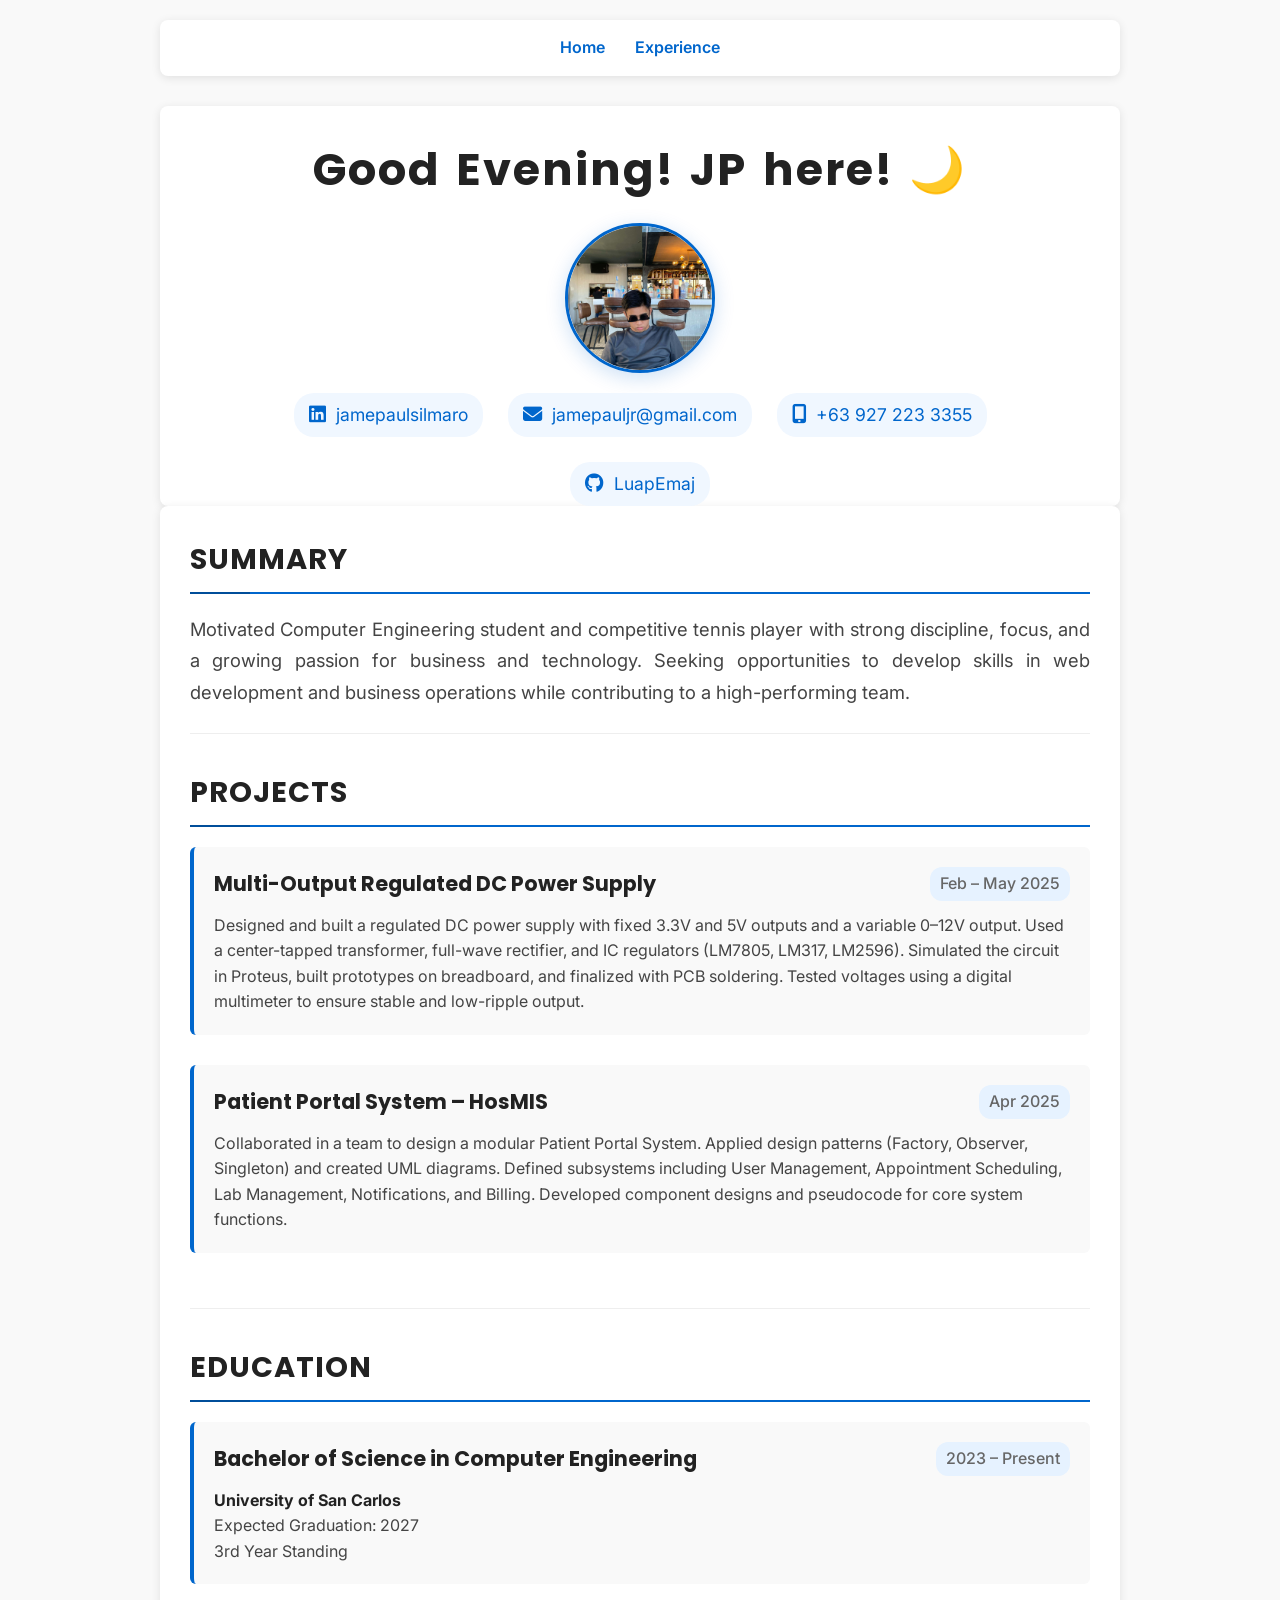
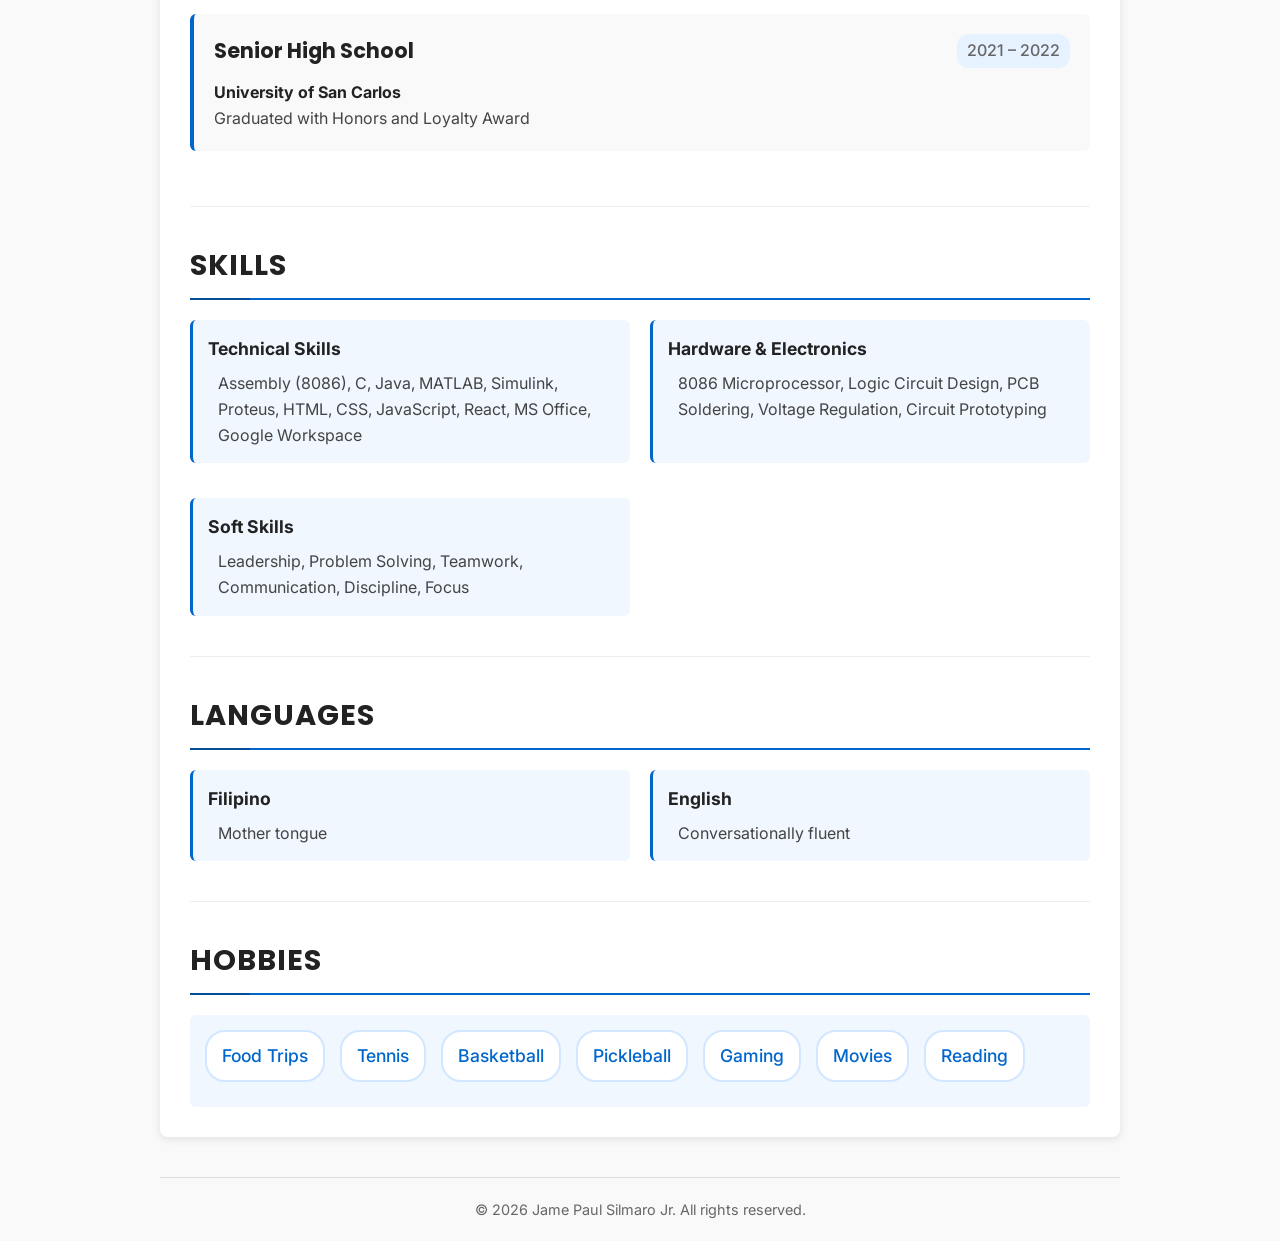
<file: index.html>
<!DOCTYPE html>
<html lang="en">
<head>
    <meta charset="UTF-8">
    <title>Jame Paul Silmaro Jr. - Resume</title>
    <meta name="viewport" content="width=device-width, initial-scale=1.0">
    <link rel="stylesheet" href="https://cdnjs.cloudflare.com/ajax/libs/font-awesome/6.4.0/css/all.min.css">

    <!-- Google Fonts -->
    <link rel="preconnect" href="https://fonts.googleapis.com">
    <link rel="preconnect" href="https://fonts.gstatic.com" crossorigin>
    <link href="https://fonts.googleapis.com/css2?family=Inter:wght@400;500;600;700&family=Poppins:wght@600;700&display=swap" rel="stylesheet">

    <!-- Main CSS -->
    <link rel="stylesheet" href="style.css">
</head>

<body>

    <!-- Navigation -->
    <nav class="nav">
        <div class="nav-container">
            <a href="index.html">Home</a>
            <a href="experience.html">Experience</a>
        </div>
    </nav>

    <!-- Header -->
    <header class="section header">
        <div class="header-content">
            <h1 id="main-title"></h1>
            <img src="jp.jpg" alt="JP's profile photo" class="profile-photo">

            <div class="contact-info">
                <div class="contact-item">
                    <i class="fab fa-linkedin"></i>
                    <a href="https://www.linkedin.com/in/jame-paul-silmaro-73483a255/" target="_blank">jamepaulsilmaro</a>
                </div>

                <div class="contact-item">
                    <i class="fas fa-envelope"></i>
                    <a href="mailto:jamepauljr@gmail.com">jamepauljr@gmail.com</a>
                </div>

                <div class="contact-item">
                    <i class="fas fa-mobile-alt"></i>
                    <a href="tel:+639272233355">+63 927 223 3355</a>
                </div>

                <div class="contact-item">
                    <i class="fab fa-github"></i>
                    <a href="https://www.github.com/LuapEmaj" target="_blank">LuapEmaj</a>
                </div>
            </div>
        </div>
    </header>

    <!-- Main Content -->
    <main class="main-content">

        <!-- Summary -->
        <section class="section">
            <h2 class="section-title">Summary</h2>
            <p class="summary">
                Motivated Computer Engineering student and competitive tennis player with strong discipline, focus, and a growing passion for business and technology.
                Seeking opportunities to develop skills in web development and business operations while contributing to a high-performing team.
            </p>
        </section>

        <!-- Projects -->
        <section class="section">
            <h2 class="section-title">Projects</h2>

            <div class="item">
                <div class="item-header">
                    <h3 class="item-title">Multi-Output Regulated DC Power Supply</h3>
                    <span class="item-date">Feb – May 2025</span>
                </div>
                <div class="item-content">
                    <p>
                        Designed and built a regulated DC power supply with fixed 3.3V and 5V outputs and a variable 0–12V output.
                        Used a center-tapped transformer, full-wave rectifier, and IC regulators (LM7805, LM317, LM2596).
                        Simulated the circuit in Proteus, built prototypes on breadboard, and finalized with PCB soldering.
                        Tested voltages using a digital multimeter to ensure stable and low-ripple output.
                    </p>
                </div>
            </div>

            <div class="item">
                <div class="item-header">
                    <h3 class="item-title">Patient Portal System – HosMIS</h3>
                    <span class="item-date">Apr 2025</span>
                </div>
                <div class="item-content">
                    <p>
                        Collaborated in a team to design a modular Patient Portal System.
                        Applied design patterns (Factory, Observer, Singleton) and created UML diagrams.
                        Defined subsystems including User Management, Appointment Scheduling, Lab Management, Notifications, and Billing.
                        Developed component designs and pseudocode for core system functions.
                    </p>
                </div>
            </div>
        </section>

        <!-- Education -->
        <section class="section">
            <h2 class="section-title">Education</h2>

            <div class="item">
                <div class="item-header">
                    <h3 class="item-title">Bachelor of Science in Computer Engineering</h3>
                    <span class="item-date">2023 – Present</span>
                </div>
                <div class="item-content">
                    <p>
                        <strong>University of San Carlos</strong><br>
                        Expected Graduation: 2027<br>
                        3rd Year Standing
                    </p>
                </div>
            </div>

            <div class="item">
                <div class="item-header">
                    <h3 class="item-title">Senior High School</h3>
                    <span class="item-date">2021 – 2022</span>
                </div>
                <div class="item-content">
                    <p>
                        <strong>University of San Carlos</strong><br>
                        Graduated with Honors and Loyalty Award
                    </p>
                </div>
            </div>
        </section>

        <!-- Skills -->
        <section class="section">
            <h2 class="section-title">Skills</h2>

            <div class="skills-container">

                <div class="skill-category">
                    <div class="category-title">Technical Skills</div>
                    <div class="category-content">
                        Assembly (8086), C, Java, MATLAB, Simulink, Proteus,
                        HTML, CSS, JavaScript, React,
                        MS Office, Google Workspace
                    </div>
                </div>

                <div class="skill-category">
                    <div class="category-title">Hardware & Electronics</div>
                    <div class="category-content">
                        8086 Microprocessor, Logic Circuit Design,
                        PCB Soldering, Voltage Regulation,
                        Circuit Prototyping
                    </div>
                </div>

                <div class="skill-category">
                    <div class="category-title">Soft Skills</div>
                    <div class="category-content">
                        Leadership, Problem Solving,
                        Teamwork, Communication,
                        Discipline, Focus
                    </div>
                </div>

            </div>
        </section>

        <!-- Languages -->
        <section class="section">
            <h2 class="section-title">Languages</h2>

            <div class="languages-container">

                <div class="language-item">
                    <div class="category-title">Filipino</div>
                    <div class="category-content">Mother tongue</div>
                </div>

                <div class="language-item">
                    <div class="category-title">English</div>
                    <div class="category-content">Conversationally fluent</div>
                </div>

            </div>
        </section>

        <!-- Hobbies -->
        <section class="section">
            <h2 class="section-title">Hobbies</h2>
            <div class="hobbies">
                <a href="https://youtu.be/82qTVUGEjrs?si=j7qeIv2z3lpFGjl_" target="_blank" class="hobby-item" data-hobby="food-trips">Food Trips</a>
                <a href="https://www.atptour.com" target="_blank" class="hobby-item" data-hobby="tennis">Tennis</a>
                <a href="https://www.nba.com" target="_blank" class="hobby-item" data-hobby="basketball">Basketball</a>
                <a href="https://www.ppatour.com" target="_blank" class="hobby-item" data-hobby="pickleball">Pickleball</a>
                <a href="https://store.steampowered.com/" target="_blank" class="hobby-item" data-hobby="gaming">Gaming</a>
                <a href="https://www.imdb.com" target="_blank" class="hobby-item" data-hobby="movies">Movies</a>
                <a href="https://www.goodreads.com" target="_blank" class="hobby-item" data-hobby="reading">Reading</a>
            </div>
        </section>

    </main>


    <footer class="footer">
        <div class="footer-content">
            <p>&copy; 2026 Jame Paul Silmaro Jr. All rights reserved.</p>
        </div>
    </footer>
<script src="app.js"></script>
</body>
</html>
</file>
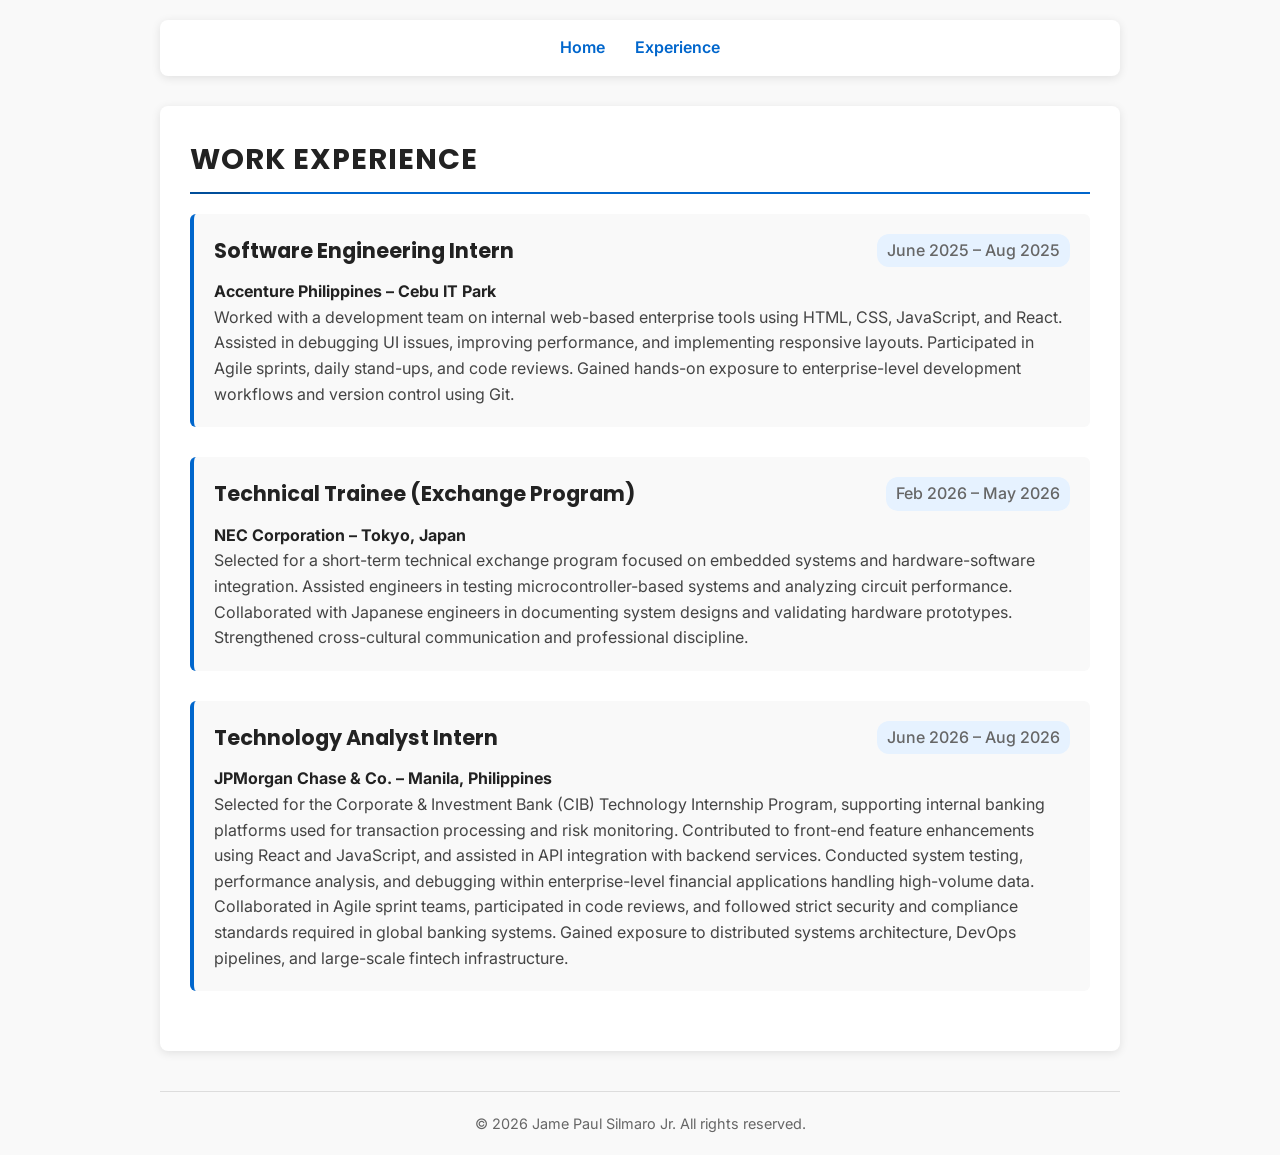
<file: experience.html>
<!DOCTYPE html>
<html lang="en">
<head>
    <meta charset="UTF-8">
    <title>Work Experience - Jame Paul Silmaro Jr.</title>
    <meta name="viewport" content="width=device-width, initial-scale=1.0"> 

    <!-- Google Fonts -->
    <link rel="preconnect" href="https://fonts.googleapis.com">
    <link rel="preconnect" href="https://fonts.gstatic.com" crossorigin>
    <link href="https://fonts.googleapis.com/css2?family=Inter:wght@400;500;600;700&family=Poppins:wght@600;700&display=swap" rel="stylesheet">

    <!-- Main CSS -->
    <link rel="stylesheet" href="style.css">
</head>

<body>

    <!-- Navigation -->
    <nav class="nav">
        <div class="nav-container">
            <a href="index.html">Home</a>
            <a href="experience.html" class="active">Experience</a>
        </div>
    </nav>

    <!-- Main Content -->
    <main class="main-content">

        <section class="section ">
            <h2 class="section-title">Work Experience</h2>

            <!-- Job 1 -->
            <div class="item">
                <div class="item-header">
                    <h3 class="item-title">Software Engineering Intern</h3>
                    <span class="item-date">June 2025 – Aug 2025</span>
                </div>
                <div class="item-content">
                    <p><strong>Accenture Philippines – Cebu IT Park</strong></p>
                    <p>
                        Worked with a development team on internal web-based enterprise tools using
                        HTML, CSS, JavaScript, and React. Assisted in debugging UI issues,
                        improving performance, and implementing responsive layouts.
                        Participated in Agile sprints, daily stand-ups, and code reviews.
                        Gained hands-on exposure to enterprise-level development workflows
                        and version control using Git.
                    </p>
                </div>
            </div>

            <!-- Job 2 -->
            <div class="item">
                <div class="item-header">
                    <h3 class="item-title">Technical Trainee (Exchange Program)</h3>
                    <span class="item-date">Feb 2026 – May 2026</span>
                </div>
                <div class="item-content">
                    <p><strong>NEC Corporation – Tokyo, Japan</strong></p>
                    <p>
                        Selected for a short-term technical exchange program focused on
                        embedded systems and hardware-software integration.
                        Assisted engineers in testing microcontroller-based systems
                        and analyzing circuit performance.
                        Collaborated with Japanese engineers in documenting system designs
                        and validating hardware prototypes.
                        Strengthened cross-cultural communication and professional discipline.
                    </p>
                </div>
            </div>

            <!-- Job 3 -->
                <div class="item">
                    <div class="item-header">
                        <h3 class="item-title">Technology Analyst Intern</h3>
                        <span class="item-date">June 2026 – Aug 2026</span>
                    </div>
                    <div class="item-content">
                        <p><strong>JPMorgan Chase & Co. – Manila, Philippines</strong></p>
                        <p>
                            Selected for the Corporate & Investment Bank (CIB) Technology Internship Program,
                            supporting internal banking platforms used for transaction processing and risk monitoring.
                            Contributed to front-end feature enhancements using React and JavaScript,
                            and assisted in API integration with backend services.
                            Conducted system testing, performance analysis, and debugging within
                            enterprise-level financial applications handling high-volume data.
                            Collaborated in Agile sprint teams, participated in code reviews,
                            and followed strict security and compliance standards required in global banking systems.
                            Gained exposure to distributed systems architecture, DevOps pipelines,
                            and large-scale fintech infrastructure.
                        </p>
                    </div>
                </div>
        </section>

    </main>

    <!-- Footer -->
    <footer class="footer">
        <div class="footer-content">
            <p>&copy; 2026 Jame Paul Silmaro Jr. All rights reserved.</p>
        </div>
    </footer>
<script src="app.js"></script>
</body>
</html>
</file>
<file: style.css>
/* Reset and Base Styles */
* {
    margin: 0;
    padding: 0;
    box-sizing: border-box;
}

body {
    font-family: 'Inter', sans-serif;
    line-height: 1.6;
    color: #333;
    background-color: #f9f9f9;
    max-width: 1000px;
    margin: 0 auto;
    padding: 20px;
}

/* Scroll Progress Bar */
.scroll-progress-bar {
    position: fixed;
    top: 0;
    left: 0;
    height: 3px;
    background: linear-gradient(90deg, #0066cc, #00d4ff);
    width: 0%;
    transition: width 0.1s ease;
    z-index: 9999;
    box-shadow: 0 0 8px rgba(0, 102, 204, 0.6);
}

a {
    color: #0066cc;
    text-decoration: none;
    transition: color 0.3s ease;
}

a:hover {
    color: #004d99;
    text-decoration: underline;
}

/* Header Section */
.header {
    background-color: #fff;
    padding: 30px;
    border-radius: 8px;
    box-shadow: 0 2px 10px rgba(0, 0, 0, 0.1);
    margin-bottom: 30px;
    text-align: center;
    border-bottom: 3px solid #0066cc;
}

.header-content {
    max-width: 800px;
    margin: 0 auto;
}

.header h1 {
    font-family: 'Poppins', sans-serif;
    font-size: 2.8rem;
    margin-bottom: 20px;
    color: #222;
    letter-spacing: -0.5px;
    font-weight: 700;
}

.profile-photo {
    width: 150px;
    height: 150px;
    border-radius: 50%;
    object-fit: cover;
    display: block;
    margin: 0 auto 20px;
    box-shadow: 0 5px 20px rgba(0, 102, 204, 0.2);
    border: 3px solid #0066cc;
    transition: transform 0.3s ease, box-shadow 0.3s ease;
}

.profile-photo:hover {
    transform: scale(1.05);
    box-shadow: 0 8px 25px rgba(0, 102, 204, 0.3);
}

.contact-info {
    display: flex;
    justify-content: center;
    flex-wrap: wrap;
    gap: 25px;
    font-size: 1.1rem;
    margin-top: 15px;
}

.contact-item {
    display: flex;
    align-items: center;
    gap: 10px;
    padding: 8px 15px;
    background-color: #f0f7ff;
    border-radius: 20px;
    transition: transform 0.3s ease, background-color 0.3s ease;
}

.contact-item:hover {
    transform: translateY(-2px);
    background-color: #e1f0ff;
}

.contact-item i {
    color: #0066cc;
    font-size: 1.2rem;
}

/* Main Content */
.main-content {
    background-color: #fff;
    padding: 30px;
    border-radius: 8px;
    box-shadow: 0 2px 10px rgba(0, 0, 0, 0.1);
}

/* Section Styling */
.section {
    margin-bottom: 35px;
    padding-bottom: 25px;
    border-bottom: 1px solid #eee;
}

.section:last-of-type {
    border-bottom: none;
    margin-bottom: 0;
    padding-bottom: 0;
}

.section-title {
    font-family: 'Poppins', sans-serif;
    font-size: 1.8rem;
    margin-bottom: 20px;
    color: #222;
    text-transform: uppercase;
    letter-spacing: 1px;
    padding-bottom: 10px;
    border-bottom: 2px solid #0066cc;
    position: relative;
}

.section-title::after {
    content: '';
    position: absolute;
    bottom: -2px;
    left: 0;
    width: 60px;
    height: 2px;
    background-color: #004d99;
}

/* Summary Section */
.summary {
    font-size: 1.15rem;
    line-height: 1.7;
    text-align: justify;
    color: #444;
}

/* Item Styling for Projects and Education */
.item {
    margin-bottom: 30px;
    padding: 20px;
    background-color: #f9f9f9;
    border-radius: 6px;
    border-left: 4px solid #0066cc;
    transition: transform 0.3s ease, box-shadow 0.3s ease;
}

.item:hover {
    transform: translateX(5px);
    box-shadow: 0 4px 12px rgba(0, 0, 0, 0.1);
}

.item-header {
    display: flex;
    justify-content: space-between;
    align-items: flex-start;
    margin-bottom: 12px;
    flex-wrap: wrap;
}

.item-title {
    font-family: 'Poppins', sans-serif;
    font-size: 1.3rem;
    font-weight: 700;
    color: #222;
    margin-right: 15px;
}

.item-date {
    font-size: 1rem;
    color: #666;
    white-space: nowrap;
    background-color: #e6f2ff;
    padding: 4px 10px;
    border-radius: 12px;
    font-weight: 500;
}

.item-content {
    line-height: 1.6;
    color: #444;
}

.item-content strong {
    color: #222;
}

/* Skills & Languages */
.skills-container, .languages-container {
    display: grid;
    grid-template-columns: repeat(auto-fill, minmax(300px, 1fr));
    gap: 20px;
}

.skill-category, .language-item {
    margin-bottom: 15px;
    padding: 15px;
    background-color: #f0f7ff;
    border-radius: 6px;
    border-left: 3px solid #0066cc;
}

.category-title {
    font-weight: 700;
    margin-bottom: 8px;
    color: #222;
    font-size: 1.1rem;
}

.category-content {
    padding-left: 10px;
    color: #444;
    line-height: 1.6;
}

/* Hobbies */
.hobbies {
    font-size: 1.1rem;
    line-height: 1.8;
    padding: 15px;
    background-color: #f0f7ff;
    border-radius: 6px;
    color: #444;
}

.hobby-item {
    display: inline-block;
    padding: 8px 15px;
    background-color: #fff;
    border-radius: 20px;
    margin-right: 10px;
    margin-bottom: 10px;
    border: 2px solid #d1e7ff;
    color: #0066cc;
    font-weight: 500;
    transition: all 0.3s ease;
    cursor: pointer;
}

.hobby-item:hover {
    background-color: #0066cc;
    color: #fff;
    border-color: #0066cc;
    transform: translateY(-3px);
    box-shadow: 0 5px 15px rgba(0, 102, 204, 0.3);
    text-decoration: none;
}

/* Footer */
.footer {
    text-align: center;
    margin-top: 40px;
    padding-top: 20px;
    border-top: 1px solid #ddd;
    color: #666;
    font-size: 0.9rem;
}

.footer-content {
    max-width: 800px;
    margin: 0 auto;
}
/* Navigation */
.nav {
    background-color: #fff;
    padding: 15px 30px;
    margin-bottom: 30px;
    border-radius: 8px;
    box-shadow: 0 2px 10px rgba(0, 0, 0, 0.1);
    text-align: center;
}

.nav-container {
    display: flex;
    justify-content: center;
    gap: 30px;
    flex-wrap: wrap;
}

.nav a {
    font-weight: 600;
    font-size: 1rem;
    color: #0066cc;
    transition: 0.3s ease;
}

.nav a:hover {
    color: #004d99;
}
#main-title {
    letter-spacing: 2px; /* Adds 2px of breathing room between every letter */
    word-spacing: 0.2rem;   /* Adds extra space specifically between words */
    line-height: 1.5;    /* Prevents letters from touching the line above/below */
    min-height: 3.2rem;
    display: inline-block;
}

/* Blinking cursor animation */
@keyframes blink {
    0%, 49% {
        opacity: 1;
    }
    50%, 100% {
        opacity: 0;
    }
}

.typing-cursor {
    display: inline-block;
    width: 2px;
    height: 1em;
    background-color: #0066cc;
    margin-left: 2px;
    animation: blink 0.7s infinite;
    vertical-align: middle;
}

/* Responsive Design */
@media (max-width: 768px) {
    body {
        padding: 15px;
    }
    
    .header {
        padding: 20px;
    }
    
    .header h1 {
        font-size: 2.2rem;
    }
    
    .contact-info {
        flex-direction: column;
        align-items: center;
        gap: 12px;
    }
    
    .contact-item {
        width: 100%;
        justify-content: center;
    }
    
    .main-content {
        padding: 20px;
    }
    
    .item-header {
        flex-direction: column;
        align-items: flex-start;
    }
    
    .item-date {
        margin-top: 8px;
    }
    
    .skills-container, .languages-container {
        grid-template-columns: 1fr;
    }
    
    .section-title {
        font-size: 1.6rem;
    }
}

@media (max-width: 480px) {
    .header h1 {
        font-size: 1.8rem;
    }
    
    .section-title {
        font-size: 1.4rem;
    }
    
    .item-title {
        font-size: 1.1rem;
    }
    
    .item {
        padding: 15px;
    }
}

/* Print Styles */
@media print {
    body {
        background-color: white;
        padding: 0;
        max-width: 100%;
        font-size: 12pt;
    }
    
    .header {
        box-shadow: none;
        border: 1px solid #ddd;
    }
    
    .main-content {
        box-shadow: none;
        border: 1px solid #ddd;
    }
    
    .section {
        page-break-inside: avoid;
    }
    
    .item {
        break-inside: avoid;
    }
    
    a {
        color: #333;
        text-decoration: none;
    }
    
    .contact-item {
        background-color: transparent;
    }
    
    .item-date {
        background-color: transparent;
    }
    
    .skill-category, .language-item, .hobbies {
        background-color: transparent;
        border-left: none;
    }
    
    .footer {
        border-top: 1px solid #aaa;
    }
}

img {
    width: 200px;
    height: 200px;
    border-radius: 50%;  /* Makes it circular */
    object-fit: cover;
    box-shadow: 0 5px 15px rgba(0, 0, 0, 0.2);
}
</file>
